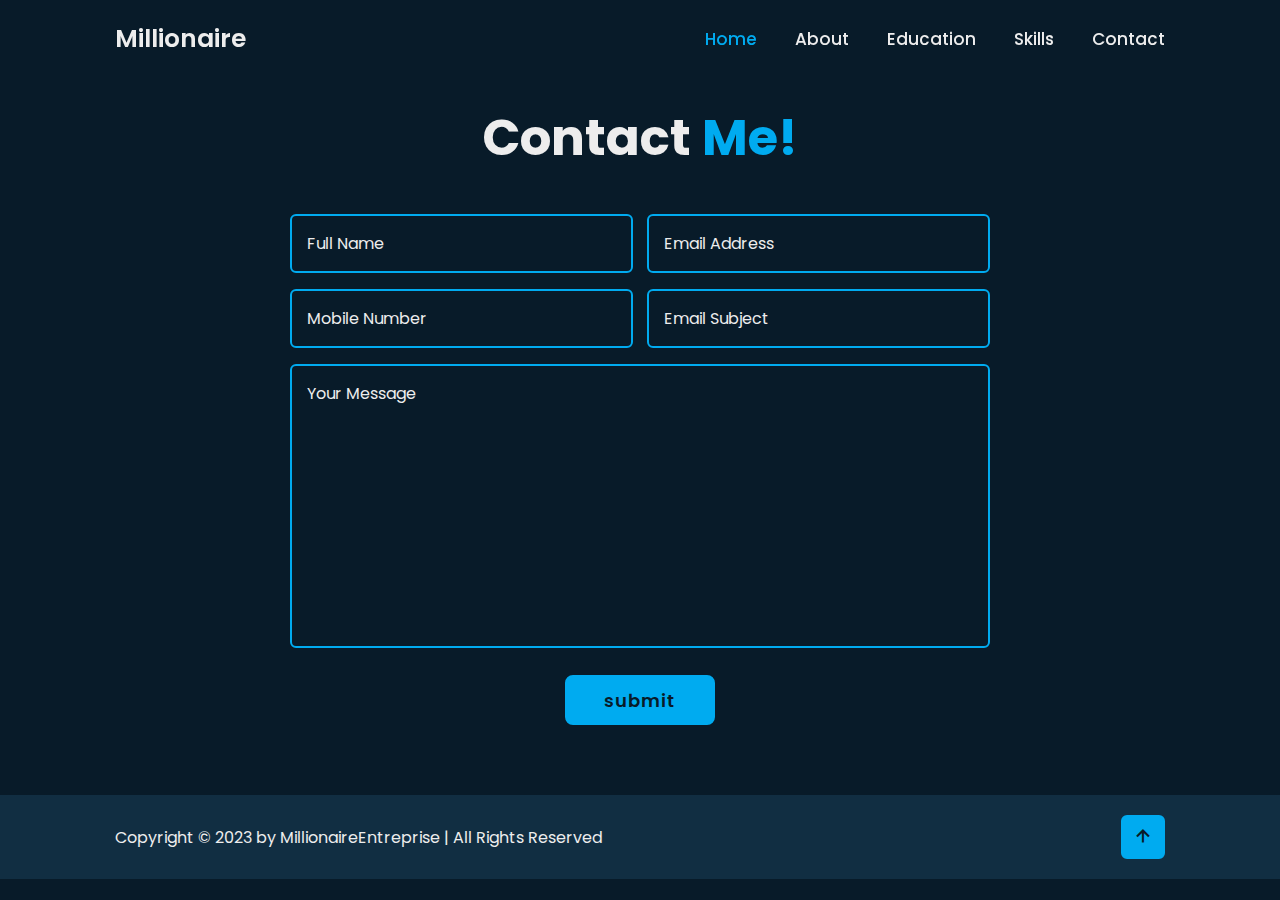
<file: contact.html>
<!DOCTYPE html>
<html lang="en">

<head>
    <meta charset="UTF-8">
    <meta http-equiv="X-UA-Compatible" content="ie-edge">
    <meta name="viewport" content="width=device-width, initial-scale=1.0">
    <title>Complete Responsive Personal Portfolio Website HTML CSS JavaScript</title>

    <link rel="stylesheet" href="css/style.css">

    <!--box icons-->
    <link href='https://unpkg.com/boxicons@2.1.4/css/boxicons.min.css' rel='stylesheet'>
</head>

<body>
    
    <!--header design-->
    <header class="header">
        <a href="#" class="logo">Millionaire</a>

        <div class="bx bx-menu" id="menu-icon"></div>

        <nav class="navbar">
            <a href="home.html" class="active"> Home</a>
            <a href="about.html"> About</a>
            <a href="education.html"> Education</a>
            <a href="skills.html"> Skills</a>
            <a href="contact.html"> Contact</a>

            <span class="active0-=-nav"></span>
        </nav>
    </header>
   

   
   
  

    <!--contact section design-->
    <section class="contact" id="contact">
        <h2 class="heading">Contact <span>Me!</span></h2>

        <form action="#">
            
            <div class="input-box">
                <div class="input-field">
                    <input type="text" placeholder="Full Name" required>
                    <span class="focus"></span>
                </div>
                <div class="input-field">
                    <input type="text" placeholder="Email Address" required>
                    <span class="focus"></span>
                </div>
            </div>

            <div class="input-box">
                <div class="input-field">
                    <input type="number" placeholder="Mobile Number" required>
                    <span class="focus"></span>
                </div>
                <div class="input-field">
                    <input type="text" placeholder="Email Subject" required>
                    <span class="focus"></span>
                </div>
            </div>

            <div class="textarea-field">
                <textarea name="" id="" cols="30" rows="10" placeholder="Your Message" require></textarea>
                <span class="focus"></span>
            </div>

            <div class="btn-box btns">
                <button type="submit" value="send" class="btn">submit</button>
            </div>
        </form>
    </section>

    <!--footer design-->
    <footer class="footer">
        <div class="footer-text">
            <p>Copyright &copy; 2023 by MillionaireEntreprise | All Rights Reserved</p>
        </div>

        <div class="footer-iconTop">
            <a href="#"><i class='bx bx-up-arrow-alt'></i></a>
        </div>
    </footer>



    <script src="js/script.js"></script>
</body>

</html>


<script src="js/script.js"></script>
</body>

</html>
</file>
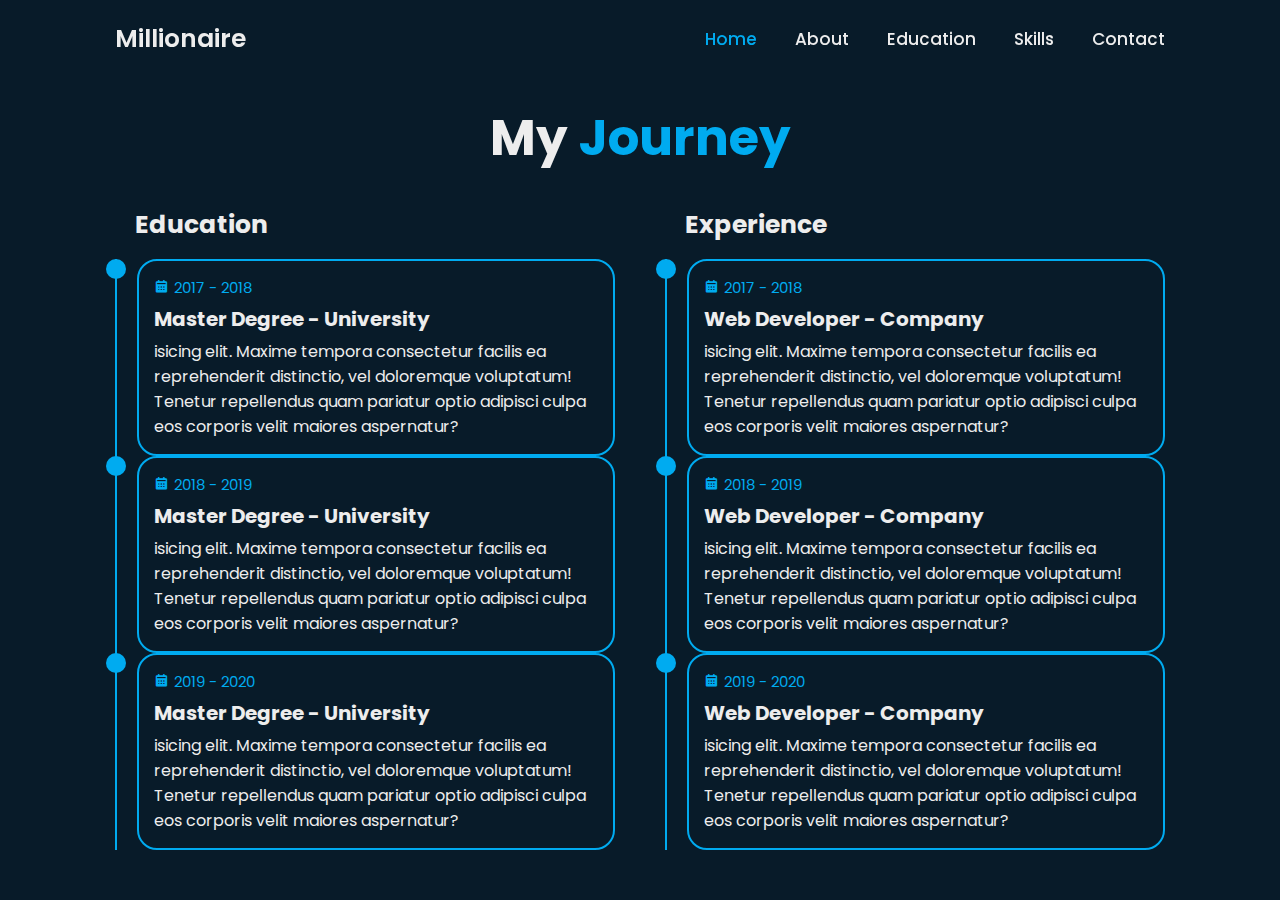
<file: education.html>
<!DOCTYPE html>
<html lang="en">

<head>
    <meta charset="UTF-8">
    <meta http-equiv="X-UA-Compatible" content="ie-edge">
    <meta name="viewport" content="width=device-width, initial-scale=1.0">
    <title>Complete Responsive Personal Portfolio Website HTML CSS JavaScript</title>

    <link rel="stylesheet" href="css/style.css">

    <!--box icons-->
    <link href='https://unpkg.com/boxicons@2.1.4/css/boxicons.min.css' rel='stylesheet'>
</head>

<body>
    
    <!--header design-->
    <header class="header">
        <a href="#" class="logo">Millionaire</a>

        <div class="bx bx-menu" id="menu-icon"></div>

        <nav class="navbar">
            <a href="home.html" class="active"> Home</a>
            <a href="about.html"> About</a>
            <a href="education.html"> Education</a>
            <a href="skills.html"> Skills</a>
            <a href="contact.html"> Contact</a>

            <span class="active0-=-nav"></span>
        </nav>
    </header>
   

   
    <!--education section-->
    <section class="education" id="education">
        <h2 class="heading">My <span>Journey</span></h2>

        <div class="education-row">
            <div class="education-column">
                <h3 class="title">Education</h3>

                <div class="education-box">
                    <div class="education-content">
                        <div class="content">
                            <div class="year"><i class='bx bxs-calendar'></i>2017 - 2018</div>
                            <h3>Master Degree - University</h3>
                            <p>isicing elit. Maxime tempora consectetur 
                                facilis ea reprehenderit distinctio, vel doloremque voluptatum! Tenetur repellendus 
                                quam pariatur optio adipisci culpa eos  corporis velit maiores aspernatur?</p>
                        </div>
                    </div>

                    <div class="education-content">
                        <div class="content">
                            <div class="year"><i class='bx bxs-calendar'></i>2018 - 2019</div>
                            <h3>Master Degree - University</h3>
                            <p>isicing elit. Maxime tempora consectetur 
                                facilis ea reprehenderit distinctio, vel doloremque voluptatum! Tenetur repellendus 
                                quam pariatur optio adipisci culpa eos  corporis velit maiores aspernatur?</p>
                        </div>
                    </div>

                    <div class="education-content">
                        <div class="content">
                            <div class="year"><i class='bx bxs-calendar'></i>2019 - 2020</div>
                            <h3>Master Degree - University</h3>
                            <p>isicing elit. Maxime tempora consectetur 
                                facilis ea reprehenderit distinctio, vel doloremque voluptatum! Tenetur repellendus 
                                quam pariatur optio adipisci culpa eos  corporis velit maiores aspernatur?</p>
                        </div>
                    </div>
                </div>
            </div>

            <div class="education-column">
                <h3 class="title">Experience</h3>

                <div class="education-box">
                    <div class="education-content">
                        <div class="content">
                            <div class="year"><i class='bx bxs-calendar'></i>2017 - 2018</div>
                            <h3>Web Developer - Company</h3>
                            <p>isicing elit. Maxime tempora consectetur 
                                facilis ea reprehenderit distinctio, vel doloremque voluptatum! Tenetur repellendus 
                                quam pariatur optio adipisci culpa eos  corporis velit maiores aspernatur?</p>
                        </div>
                    </div>

                    <div class="education-content">
                        <div class="content">
                            <div class="year"><i class='bx bxs-calendar'></i>2018 - 2019</div>
                            <h3>Web Developer - Company</h3>
                            <p>isicing elit. Maxime tempora consectetur 
                                facilis ea reprehenderit distinctio, vel doloremque voluptatum! Tenetur repellendus 
                                quam pariatur optio adipisci culpa eos  corporis velit maiores aspernatur?</p>
                        </div>
                    </div>

                    <div class="education-content">
                        <div class="content">
                            <div class="year"><i class='bx bxs-calendar'></i>2019 - 2020</div>
                            <h3>Web Developer - Company</h3>
                            <p>isicing elit. Maxime tempora consectetur 
                                facilis ea reprehenderit distinctio, vel doloremque voluptatum! Tenetur repellendus 
                                quam pariatur optio adipisci culpa eos  corporis velit maiores aspernatur?</p>
                        </div>
                    </div>
                </div>
            </div>

        </div>
    </section>



    <script src="js/script.js"></script>
</body>

</html>
</file>
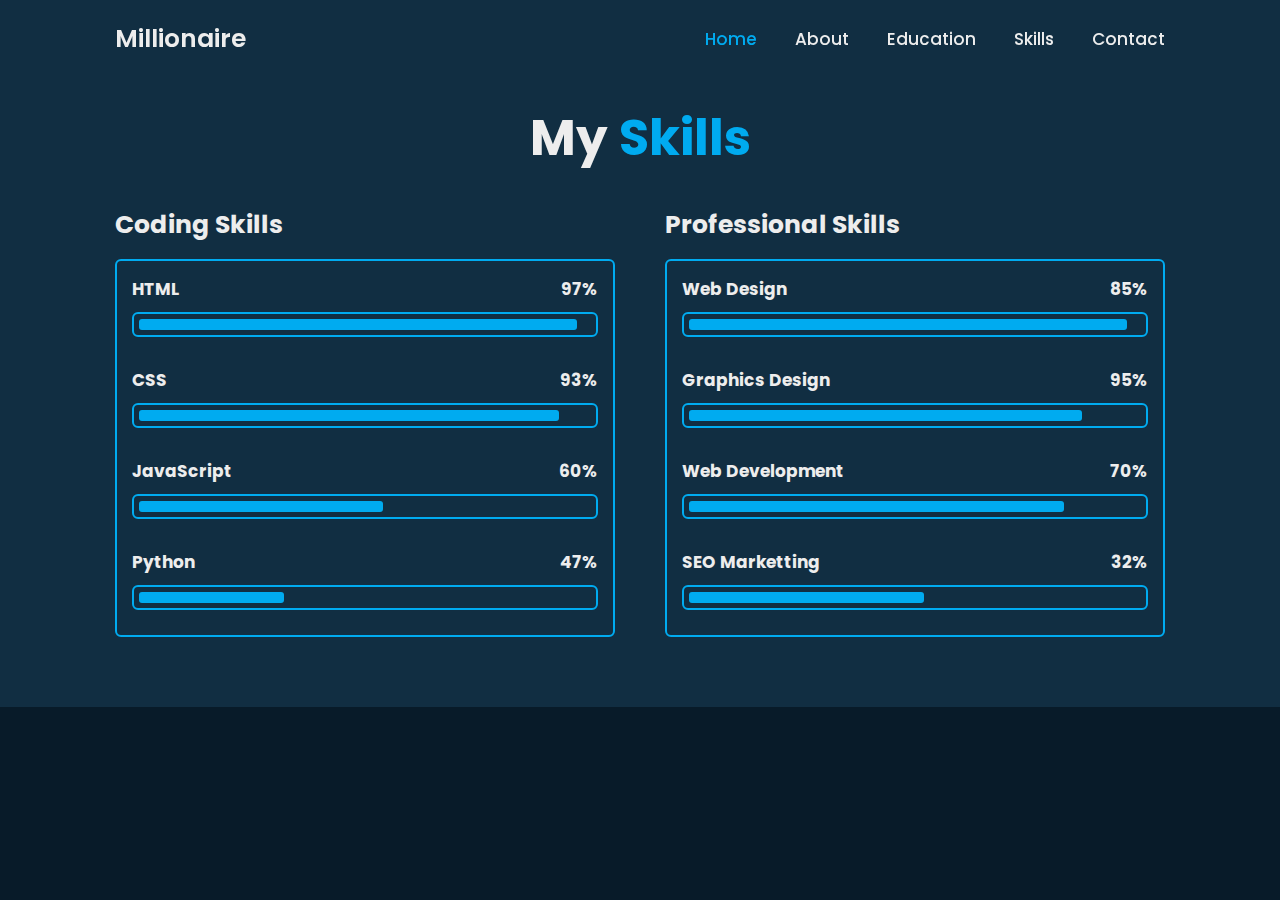
<file: skills.html>
<!DOCTYPE html>
<html lang="en">

<head>
    <meta charset="UTF-8">
    <meta http-equiv="X-UA-Compatible" content="ie-edge">
    <meta name="viewport" content="width=device-width, initial-scale=1.0">
    <title>Complete Responsive Personal Portfolio Website HTML CSS JavaScript</title>

    <link rel="stylesheet" href="css/style.css">

    <!--box icons-->
    <link href='https://unpkg.com/boxicons@2.1.4/css/boxicons.min.css' rel='stylesheet'>
</head>

<body>
    
    <!--header design-->
    <header class="header">
        <a href="#" class="logo">Millionaire</a>

        <div class="bx bx-menu" id="menu-icon"></div>

        <nav class="navbar">
            <a href="home.html" class="active"> Home</a>
            <a href="about.html"> About</a>
            <a href="education.html"> Education</a>
            <a href="skills.html"> Skills</a>
            <a href="contact.html"> Contact</a>

            <span class="active0-=-nav"></span>
        </nav>
    </header>
   

   
   
    <!--skills section-->
    <section class="skills" id="skills">
        <h2 class="heading">My <span>Skills</span></h2>

        <div class="skills-row">
            <div class="skills-column">
                <h3 class="title">Coding Skills</h3>

                <div class="skills-box">
                    <div class="skills-content">
                        <div class="progress">
                            <h3>HTML <span>97%</span></h3>
                            <div class="bar"><span></span></div>
                        </div>

                        <div class="progress">
                            <h3>CSS <span>93%</span></h3>
                            <div class="bar"><span></span></div>
                    </div>

                    <div class="progress">
                        <h3>JavaScript <span>60%</span></h3>
                        <div class="bar"><span></span></div>
                </div>

                <div class="progress">
                    <h3>Python <span>47%</span></h3>
                    <div class="bar"><span></span></div>
            </div>
        </div>
    </div>
 </div>

            <div class="skills-column">
                <h3 class="title">Professional Skills</h3>

                <div class="skills-box">
                    <div class="skills-content">
                        <div class="progress">
                            <h3>Web Design <span>85%</span></h3>
                            <div class="bar"><span></span></div>
                        </div>

                        <div class="progress">
                            <h3>Graphics Design <span>95%</span></h3>
                            <div class="bar"><span></span></div>
                    </div>

                    <div class="progress">
                        <h3>Web Development <span>70%</span></h3>
                        <div class="bar"><span></span></div>
                </div>

                <div class="progress">
                    <h3>SEO Marketting <span>32%</span></h3>
                    <div class="bar"><span></span></div>
            </div>
        </div>
    </div>
</div>

        </div>
    </section>


    <script src="js/script.js"></script>
</body>

</html>
</file>
<file: css/style.css>
@import url('https://fonts.googleapis.com/css2?family=poppins:wght@300;400;500;600;700;800;900&display=swap');

* {
    margin: 0;
    padding: 0;
    box-sizing: border-box;
    text-decoration: none;
    border: none;
    outline: none;
    scroll-behavior: smooth;
    font-family: 'poppins', sans-serif;
}

:root {
    --bg-color: #081b29;
    --second-bg-color: #112e42;
    --text-color: #ededed;
    --main-color: #00abf0;

}

html {
    font-size: 62.5%;
    overflow-x: hidden;
}

body {
    background: var(--bg-color);
    color: var(--text-color);
}
.header {
    position: fixed;
    top: 0;
    left: 0;
    width: 100%;
    padding: 2rem 9%;
    background: transparent;
    display: flex;
    justify-content: space-between;
    align-items: center;
    z-index: 100;
    transition: .3s;
}

.header.sticky {
    background: var(--bg-color);
}


.logo {
    font-size: 2.5rem;
    color: var(--text-color);
    font-weight: 600;
}



.navbar a {
    font-size: 1.7rem;
    color: var(--text-color);
    font-weight: 500;
    margin-left: 3.5rem;
    transition: .3s;
}

.navbar a:hover ,
.navbar a.active {
    color: var(--main-color);
}
#menu-icon {
    font-size: 3.6rem;
    color: var(--text-color);
    cursor: pointer;
    display: none;
}

section {
    min-height: 100vh;
    padding: 10rem 9% 2rem;
}

.home {
    display: flex;
    align-items: center;
    padding: 0 9%;
    background: url(/home/millionaire/portfolio/pics/DSC_5997.jpg)no-repeat;
    background-size: contain;
    background-position: right;
}

.home-content {
    max-width: 60rem;
    z-index: 99;
}

.home-content h1 {
    font-size: 5.6rem;
    font-weight: 700;
    line-height: 1.3;
}


.home-content .text-animate {
    position: relative;
    width: 32.8rem;
}

.home-content .text-animate h3 {
    font-size: 3.2rem;
    font-weight: 700;
    color: var(--main-color);
    -webkit-text-stroke: .7px var(--main-color);
    background-image: linear-gradient(var(--main-color)), var(--main-color);
    background-repeat: no-repeat;
    background-position: 0 0;
    
}

.home-content .text-animate h3::before  {
    content: '';
    position: absolute;
    top: 0;
    left: 0;
    width: 0;
    height: 100%;
    border-right: 2px solid var(--bg-color);
    z-index: -1;
    animation: homeText 6s linear infinite;
    animation-delay: 2s;
}

.home-content p {
    font-size: 1.6rem;
    margin: 2rem 0 4rem;
}

h6 {
    font-size: 15px;
}

.cv_link {
    color: #00abf0;
    text-decoration: none;
    font-weight: bold;
}

.btn-box {
    position: relative;
    display: flex;
    justify-content: space-between;
    width: 34.5rem;
    height: 5rem;
}

.btn-box .btn {
    position: relative;
    display: inline-flex;
    justify-content: center;
    align-items: center;
    width: 15rem;
    height: 100%;
    background: var(--main-color);
    border: .2rem solid var(--main-color);
    border-radius: .8rem;
    font-size: 1.8rem;
    font-weight: 600;
    letter-spacing: .1rem;
    color: var(--bg-color);
    z-index: 1;
    overflow: hidden;
    transition: .5s;
}

.btn-box .btn:nth-child(2) {
    background: transparent;
    color: var(--main-color);
}

.btn-box .btn:nth-child(2):hover {
    color: var(--bg-color);
}

.btn-box .btn:nth-child(2)::before {
    background: var(--main-color);
}

.btn-box .btn:hover {
    color: var(--main-color);
}

.btn-box .btn::before {
    content: '';
    position: absolute;
    top: 0;
    left: 0;
    width: 0;
    height: 100%;
    background: var(--bg-color);
    z-index: -1;
    transition: .5s;
}

.btn-box .btn:hover::before {
    width: 100%;
}

.home-sci {
    position: absolute;
    bottom: 4rem;
    width: 170px;
    display: flex;
    justify-content: space-between;
}

.home-sci a {
    position: relative;
    display: inline-flex;
    justify-content: center;
    align-items: center;
    width: 40px;
    height: 40px;
    background: transparent;
    border: .2rem solid var(--main-color);
    border-radius: 50%;
    font-size: 20px;
    color: var(--main-color);
    z-index: 1;
    overflow: hidden;
    transition: .5s;
}

.home-sci a:hover {
    color: var(--bg-color);
}

.home-sci a::before {
    content: '';
    position: absolute;
    top: 0;
    left: 0;
    width: 0;
    height: 100%;
    background: var(--main-color);
    z-index: -1;
    transition: .5s;
}

.home-sci a:hover::before {
    width: 100%;
}

.home-imgHover {
    position: absolute;
    top: 0;
    right: 0;
    width: 45%;
    height: 100%;
    background: transparent;
    transition: 3s;
}

.home-imgHover:hover {
    background-color: var(--bg-color);
    opacity: .8;
}

.about {
    display: flex;
    justify-content: center;
    align-items: center;
    flex-direction: column;
    gap: 2rem;
    background: var(--second-bg-color);
    padding-bottom:6rem;
}

.heading {
    font-size: 5rem;
    margin-bottom: 3rem;
    text-align: center;
}

span {
    color: var(--main-color);
}

.about-img {
    position: relative;
    width: 25rem;
    height: 25rem;
    border-radius: 50%;
    display: flex;
    justify-content: center;
    align-items: center;
}

.about-img img {
    width: 90%;
    border-radius: 50%;
    border: .2rem solid var(--main-color);
}

.about-img .circle-spin {
    position: absolute;
    top: 50%;
    left: 50%;
    transform: translate(-50%, -50%) rotate(0);
    width: 100%;
    height: 100%;
    border-radius: 50%;
    border-top: .2rem solid var(--second-bg-color);
    border-bottom: .2rem solid var(--second-bg-color);
    border-left: .2rem solid var(--main-color);
    border-right: .2rem solid var(--main-color);
    animation: aboutSpinner 8s linear infinite;
}

.about-content {
    text-align: center;
}

.about-content h3 {
    font-size: 2.6rem;
}

.about-content p {
    font-size: 1.6rem;
    margin: 2rem 0 3rem;
}

.btn-box.btns {
    display: inline-block;
    width: 15rem;
}

.btn-box.btns a::before {
    background: var(--second-bg-color);
}

.education {
    display: flex;
    justify-content: center;
    align-items: center;
    flex-direction: column;
    min-height: auto;
    padding-bottom: 5rem;
}

.education .education-row {
    display: flex;
    flex-wrap: wrap;
    gap: 5rem;
}

.education-row .education-column {
    flex: 1 1 40rem;
}

.education-column .title {
    font-size: 2.5rem;
    margin: 0 0 1.5rem 2rem;
}

.education-column .education-box {
    border-left: .2rem solid var(--main-color);
}

.education-box .education-content {
    position: relative;
    padding-left: 2rem;
}

.education-box .education-content::before {
    content: '';
    position: absolute;
    top: 0;
    left: -1.1rem;
    width: 2rem;
    height: 2rem;
    background: var(--main-color);
    border-radius: 50%;
}

.education-content .content {
    position: relative;
    padding: 1.5rem;
    border: .2rem solid var(--main-color);
    border-radius: .6rem;
    border-radius: 2rem;
    overflow: hidden;
}

.education-content .content::before {
    content: '';
    position: absolute;
    top: 0;
    left: 0;
    width: 0%;
    height: 100%;
    background: var(--second-bg-color);
    z-index: -1;
    transition: .5s;
}

.education-content .content:hover::before {
    width: 100%;
}

.education-content .content .year {
    font-size: 1.5rem;
    color: var(--main-color);
    padding-bottom: .5rem;
}

.education-content .content .year i {
    padding-right:  .5rem;
}

.education-content .content h3 {
    font-size: 2rem;
}

.education-content .content p {
    font-size: 1.6rem;
    padding-top: .5rem;
}

.skills {
    min-height: auto;
    padding-bottom: 7rem;
    background: var(--second-bg-color);
}

.skills .skills-row {
    display: flex;
    flex-wrap: wrap;
    gap: 5rem;
}

.skills-row  .skills-column {
    flex: 1 1 40rem;
}

.skills-column  .title {
    font-size: 2.5rem;
    margin: 0 0 1.5rem;
}

.skills-box .skills-content {
    position: relative;
    border: .2rem solid var(--main-color);
    border-radius: .6rem;
    padding: .5rem 1.5rem;
    z-index: 1;
    overflow: hidden;
}

.skills-box .skills-content::before {
    content: '';
    position: absolute;
    top: 0;
    left: 0;
    width: 0;
    height: 100%;
    background: var(--bg-color);
    z-index: -1;
    transition: .5s;
}

.skills-box .skills-content:hover::before {
    width: 100%;
}

.skills-content .progress {
    padding: 1rem 0;
}

.skills-content .progress h3 {
    font-size: 1.7rem;
    display: flex;
    justify-content: space-between;
}

.skills-content .progress h3 span {
    color: var(--text-color);
}

.skills-content .progress .bar {
    height: 2.5rem;
    border-radius: .6rem;
    border: .2rem solid var(--main-color);
    padding: .5rem;
    margin: 1rem 0;
}

.skills-content .progress .bar span { 
    display: block;
    height: 100%;
    border-radius: .3rem;
    background: var(--main-color);
}

.skills-column:nth-child(1) .skills-content .progress:nth-child(1) .bar span {
    width: 97%;
}

.skills-column:nth-child(1) .skills-content .progress:nth-child(2) .bar span {
    width: 93%;
}

.skills-column:nth-child(1) .skills-content .progress:nth-child(3) .bar span {
    width: 54%;
}

.skills-column:nth-child(1) .skills-content .progress:nth-child(4) .bar span {
    width: 32%;
}

.skills-column:nth-child(2) .skills-content .progress:nth-child(1) .bar span {
    width: 97%;
}

.skills-column:nth-child(2) .skills-content .progress:nth-child(2) .bar span {
    width: 87%;
}

.skills-column:nth-child(2) .skills-content .progress:nth-child(3) .bar span {
    width: 83%;
}

.skills-column:nth-child(2) .skills-content .progress:nth-child(4) .bar span {
    width: 52%;
}

.contact {
    min-height: auto;
    padding-bottom: 7rem;
}

.contact form {
    max-width: 70rem;
    margin: 0 auto;
    text-align: center;
}

.contact form .input-box {
    position: relative;
    display: flex;
    justify-content: space-between;
    flex-wrap: wrap;
}

.contact form .input-box .input-field {
    position: relative;
    width: 49%;
    margin: .8rem 0;
}

.contact form .input-box .input-field input,
.contact form .textarea-field textarea {
    width: 100%;
    height: 100%;
    padding: 1.5rem;
    font-size: 1.6rem;
    color: var(--text-color);
    background: transparent;
    border-radius: .6rem;
    border: .2rem solid var(--main-color);
}

.contact form .input-box .input-field input::placeholder,
.contact form .textarea-field textarea::placeholder {
    color: var(--text-color);
}

.contact form .focus {
    position: absolute;
    top: 0;
    left: 0;
    width: 0;
    height: 100%;
    background: var(--second-bg-color);
    border-radius: .6rem;
    z-index: -1;
    transition: .5s;
}

.contact form .input-box .input-field  input:focus~.focus,
.contact form .input-box .input-field  input:valid~.focus,
.contact form  .textarea-field   textarea:focus~.focus
 {
    width: 100%;
}

.contact form .textarea-field {
    position: relative;
    margin: .8rem 0 2.7rem;
    display: flex;
}

.contact form .textarea-field textarea {
    resize: none;
}

.contact form .btn-box.btns .btn {
    cursor: pointer;
}

.footer{
    display: flex;
    justify-content: space-between;
    align-items: center;
    flex-wrap: wrap;
    padding: 2rem 9%;
    background: var(--second-bg-color);
}

.footer-text p {
    font-size: 1.6rem;
    text-align: center;
}

.footer-iconTop a {
    position: relative;
    display: inline-flex;
    justify-content: center;
    align-items: center;
    padding: .8rem;
    background: var(--main-color);
    border: .2rem solid var(--main-color);
    border-radius: .6rem;
    z-index: 1;
    overflow: hidden;
}

.footer-iconTop a::before {
    content: '';
    position: absolute;
    left: 0;
    top: 0;
    width: 0;
    height: 100%;
    background: var(--second-bg-color);
    z-index: -1;
    transition: .5s;
}

.footer-iconTop a:hover::before {
    width: 100%;
}

.footer-iconTop a i {
    font-size: 2.4rem;
    color: var(--bg-color);
    transition: .5s;
}

.footer-iconTop a:hover i {
    color: var(--main-color);
}

/*Breakpoints*/
@media (max-width: 1200px){
    html {
        font-size: 55%;
    }
}

@media (max-width: 991px){
    .header {
        padding: 2rem 4%;
    }
    section {
        padding: 10rem 4% 2rem;
    }
    .home {
        padding: 0 4%;
    }
    .footer {
        padding: 2rem 4%;
    }
}

@media (max-width: 768px) {
    .header{
        background: var(--bg-color);
    }
    
    #menu-icon {
        display: block;
    }

    .navbar {
        position: absolute;
        top: 100%;
        left: -100%;
        width: 100%;
        padding: 1rem 4%;
        background: var(--main-color);
        box-shadow: 0 .5rem 1rem rgba(0, 0, 0, .2);
        transition: .25s ease;
        transition-delay: .25s;
        z-index: 1;
    }

    .navbar.active {
        left:0;
        transition-delay: 0s ;
    }

    .navbar .active-nav {
        position: absolute;
        top: 0;
        left: -100%;
        width: 100%;
        height: 100%;
        background: var(--bg-color);
        border-top: .1rem solid rgba(0, 0, 0, .2);
        z-index: -1;
        transition: .25s ease;
        transition-delay: 0s;
    }
    .navbar.active .active-nav {
        left: 0;
        transition-delay: .25s;
    }

    .navbar a {
        display: block;
        font-size: 2rem;
        margin: 3rem 0;
        transform: translateX(-2orem);
        transition: .25s ease;
        transition-delay: 0s;
    }

    .navbar.active a {
        transform: translateX(0);
        transition-delay: .25s;
    }

    .home-imgHover {
        pointer-events: none;
        background: var(--bg-color);
        opacity: .6;
    }
}

@media (max-width: 520px) {
    html {
        font-size: 50%;
    }
    .home-content h1 {
        display: flex;
        flex-direction: column;
    }
    .home-sci {
        width: 160px;
    }
    .home-sci a {
        width: 38px;
        height: 38px;
    }
}

@media (max-width: 462px) {
    .home-content h1 {
        font-size: 5.2rem;
    }
    .education {
        padding: 10rwm 4% 5rem 5%;
}
    .contact form  .input-box  .input-field {
        width: 100%;
    }
    .footer {
        flex-direction: column-reverse;
    }
    
    .footer p {
        margin-top: 2rem;
    }
}

@media (max-width: 371px) {
    .home {
        justify-content: center;
    }
    .home-content {
        display: flex;
        align-items: center;
        flex-direction: column;
        text-align: center;
    }
    .home-content h1 {
        font-size: 5rem;
    }
}

@keyframes aboutSpinner {
    100%{
        transform: translate(-50%, -50%) rotate(360deg);
    }
}
</file>
